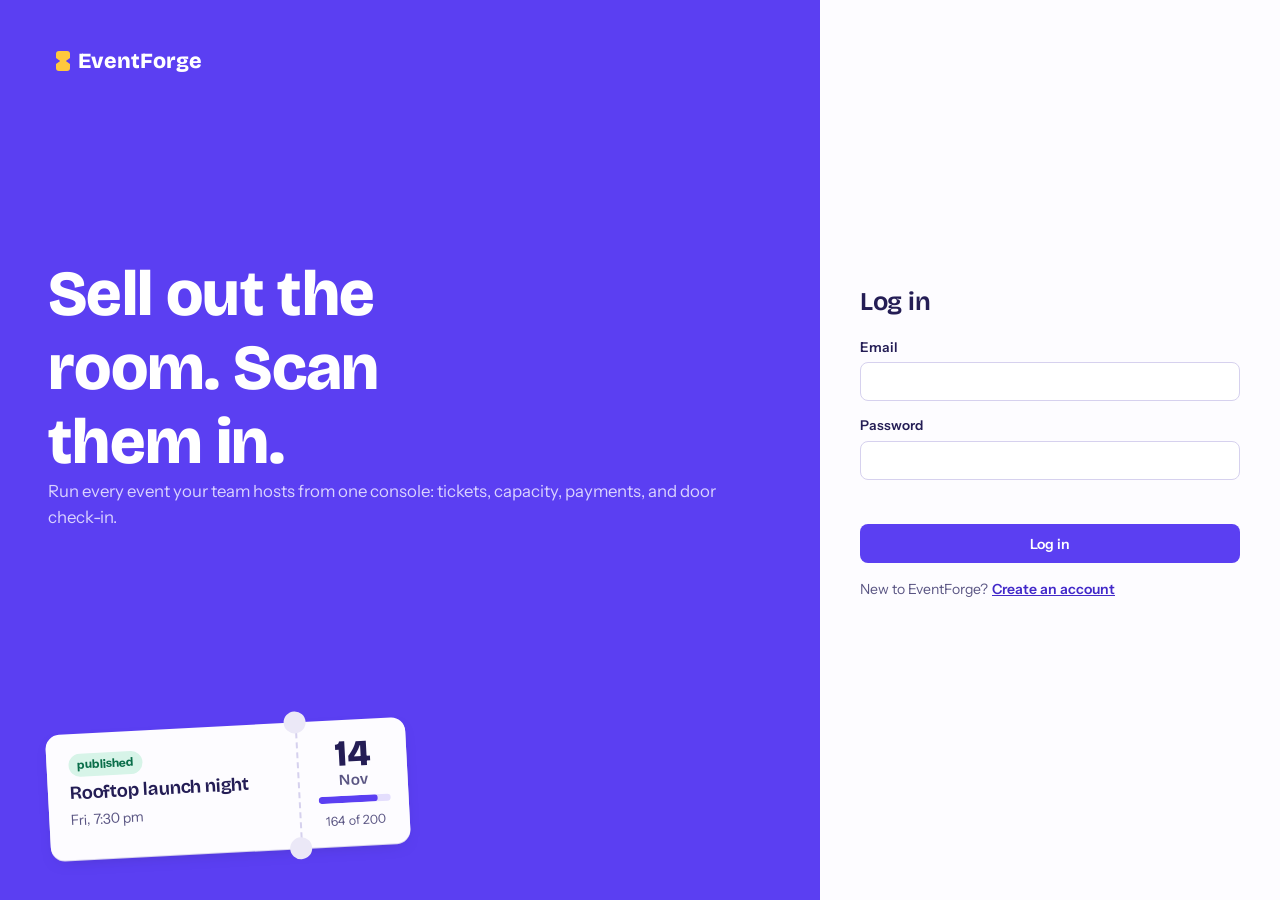
<file: frontend/index.html>
<!doctype html>
<html lang="en">
<head>
  <meta charset="utf-8">
  <meta name="viewport" content="width=device-width, initial-scale=1">
  <title>EventForge — organizer console</title>
  <link rel="preconnect" href="https://fonts.googleapis.com">
  <link rel="preconnect" href="https://fonts.gstatic.com" crossorigin>
  <link href="https://fonts.googleapis.com/css2?family=Bricolage+Grotesque:opsz,wght@12..96,500..800&family=Instrument+Sans:wght@400..700&display=swap" rel="stylesheet">
  <link rel="stylesheet" href="styles.css">
</head>
<body>
  <div id="app"></div>
  <script src="api.js"></script>
  <script src="app.js"></script>
</body>
</html>
</file>
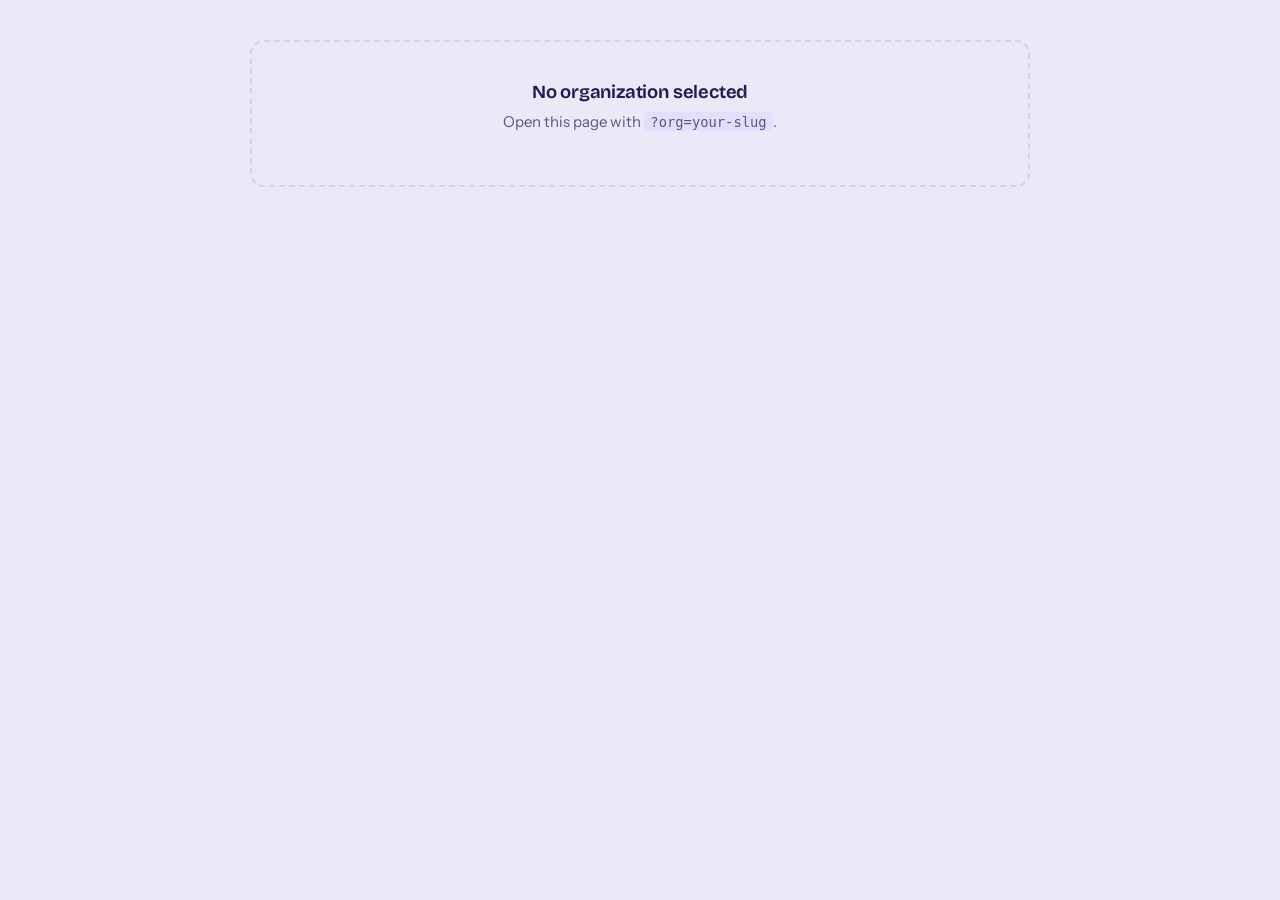
<file: frontend/events.html>
<!doctype html>
<html lang="en">
<head>
  <meta charset="utf-8">
  <meta name="viewport" content="width=device-width, initial-scale=1">
  <title>Events</title>
  <link rel="preconnect" href="https://fonts.googleapis.com">
  <link rel="preconnect" href="https://fonts.gstatic.com" crossorigin>
  <link href="https://fonts.googleapis.com/css2?family=Bricolage+Grotesque:opsz,wght@12..96,500..800&family=Instrument+Sans:wght@400..700&display=swap" rel="stylesheet">
  <link rel="stylesheet" href="styles.css">
</head>
<body>
  <div class="public" id="pub"><p class="muted">Loading…</p></div>
  <script src="api.js"></script>
  <script src="public.js"></script>
</body>
</html>
</file>
<file: frontend/styles.css>
/* EventForge — ticket-stub UI. One memorable element (the perforated ticket); everything else is quiet. */
:root {
  --page: #ebe8f7;
  --paper: #fdfcff;
  --ink: #241d55;
  --ink-2: #5a5583;
  --line: #d6d1ee;
  --violet: #5b3ff2;
  --violet-deep: #4229c9;
  --violet-tint: #e4defd;
  --signal: #ffc83d;
  --ok: #0f9d6b;
  --ok-tint: #d7f4e8;
  --bad: #d63b45;
  --bad-tint: #fbe0e2;
  --radius: 10px;
  --font-display: "Bricolage Grotesque", "Segoe UI", system-ui, sans-serif;
  --font-body: "Instrument Sans", "Segoe UI", system-ui, sans-serif;
}
* { box-sizing: border-box; }
html { -webkit-text-size-adjust: 100%; }
body {
  margin: 0; background: var(--page); color: var(--ink);
  font: 400 15px/1.55 var(--font-body); min-height: 100vh;
}
h1, h2, h3 { font-family: var(--font-display); line-height: 1.15; margin: 0; letter-spacing: -0.01em; }
h1 { font-size: 2rem; font-weight: 700; }
h2 { font-size: 1.25rem; font-weight: 650; }
h3 { font-size: 1.15rem; font-weight: 650; }
p { margin: 0 0 .75rem; max-width: 62ch; }
a { color: var(--violet-deep); }
:focus-visible { outline: 3px solid var(--violet); outline-offset: 2px; border-radius: 4px; }
.muted { color: var(--ink-2); }
.sr { position: absolute; width: 1px; height: 1px; overflow: hidden; clip: rect(0 0 0 0); }

/* ---------- controls ---------- */
button, .btn {
  font: 600 14px var(--font-body); border-radius: 8px; border: 1px solid transparent;
  padding: .6rem 1rem; cursor: pointer; background: var(--violet); color: #fff;
  text-decoration: none; display: inline-flex; align-items: center; gap: .4rem; white-space: nowrap;
  transition: background .12s, transform .06s;
}
button:hover, .btn:hover { background: var(--violet-deep); }
button:active { transform: translateY(1px); }
button.ghost, .btn.ghost { background: transparent; color: var(--ink); border-color: var(--line); }
button.ghost:hover { background: var(--violet-tint); }
button.danger { background: transparent; color: var(--bad); border-color: #efb9bd; }
button.danger:hover { background: var(--bad-tint); }
button.small { padding: .3rem .65rem; font-size: 13px; }
button:disabled { opacity: .55; cursor: not-allowed; }
label { display: block; font-weight: 600; font-size: 13.5px; margin-bottom: .3rem; }
input, select, textarea {
  width: 100%; font: 400 15px var(--font-body); color: var(--ink); background: #fff;
  border: 1px solid var(--line); border-radius: 8px; padding: .55rem .7rem;
}
input:focus, select:focus, textarea:focus { border-color: var(--violet); outline: none; box-shadow: 0 0 0 3px var(--violet-tint); }
textarea { min-height: 84px; resize: vertical; }
.field { margin-bottom: .9rem; }
.row { display: flex; gap: .75rem; flex-wrap: wrap; }
.row > * { flex: 1 1 160px; }
.actions { display: flex; gap: .5rem; flex-wrap: wrap; align-items: center; }

/* ---------- auth ---------- */
.auth { min-height: 100vh; display: grid; grid-template-columns: minmax(300px, 1fr) minmax(320px, 460px); }
.auth-art {
  background: var(--violet); color: #fff; padding: 3rem; display: flex; flex-direction: column; justify-content: space-between;
  position: relative; overflow: hidden;
}
.auth-art h1 { font-size: clamp(2.4rem, 5vw, 4rem); font-weight: 800; max-width: 12ch; }
.auth-art p { color: #d9d2ff; font-size: 1.05rem; }
.auth-art .mini-ticket { align-self: flex-start; transform: rotate(-3deg); width: min(360px, 100%); }
.auth-form { background: var(--paper); padding: 3rem 2.5rem; display: flex; flex-direction: column; justify-content: center; }
.auth-form h2 { margin-bottom: 1.25rem; font-size: 1.6rem; }
.switch { margin-top: 1rem; font-size: 14px; }
.switch button { background: none; color: var(--violet-deep); padding: 0; text-decoration: underline; }
@media (max-width: 820px) { .auth { grid-template-columns: 1fr; } .auth-art { padding: 2rem; gap: 2rem; } }

/* ---------- shell ---------- */
.shell { display: grid; grid-template-columns: 240px 1fr; min-height: 100vh; }
.rail { background: var(--ink); color: #e9e5ff; padding: 1.25rem 1rem; display: flex; flex-direction: column; gap: 1.5rem; position: sticky; top: 0; height: 100vh; }
.brand { font: 800 1.35rem var(--font-display); color: #fff; padding: 0 .5rem; display: flex; align-items: center; gap: .5rem; }
.brand i { width: 14px; height: 20px; background: var(--signal); border-radius: 3px; display: inline-block; clip-path: polygon(0 0, 100% 0, 100% 35%, 70% 50%, 100% 65%, 100% 100%, 0 100%, 0 65%, 30% 50%, 0 35%); }
.rail select { background: #352c72; color: #fff; border-color: #4a3f8f; }
.rail nav { display: flex; flex-direction: column; gap: 2px; }
.rail nav a { color: #cfc8f5; text-decoration: none; padding: .55rem .75rem; border-radius: 8px; font-weight: 550; }
.rail nav a:hover { background: #352c72; }
.rail nav a[aria-current="page"] { background: var(--violet); color: #fff; }
.rail .who { margin-top: auto; font-size: 13px; color: #b3abe6; padding: 0 .5rem; }
.rail .who button { margin-top: .5rem; background: transparent; border-color: #4a3f8f; color: #e9e5ff; }
.rail .who button:hover { background: #352c72; }
main { padding: 2rem clamp(1rem, 3vw, 2.75rem) 4rem; max-width: 1100px; width: 100%; }
.page-head { display: flex; justify-content: space-between; align-items: flex-end; gap: 1rem; flex-wrap: wrap; margin-bottom: 1.5rem; }
@media (max-width: 820px) {
  .shell { grid-template-columns: 1fr; }
  .rail { position: static; height: auto; flex-direction: row; flex-wrap: wrap; align-items: center; }
  .rail nav { flex-direction: row; flex-wrap: wrap; }
  .rail .who { margin: 0; }
}

/* ---------- ticket (the memorable element) ---------- */
.tickets { display: grid; gap: 1rem; }
.ticket {
  --stub: 178px; position: relative; display: grid; grid-template-columns: 1fr var(--stub);
  background: var(--paper); border-radius: 14px; color: inherit; text-decoration: none;
  box-shadow: 0 1px 0 var(--line), 0 6px 18px -12px rgba(36, 29, 85, .5);
}
.ticket:hover { box-shadow: 0 1px 0 var(--line), 0 10px 24px -12px rgba(66, 41, 201, .55); }
.ticket::before, .ticket::after {
  content: ""; position: absolute; right: calc(var(--stub) - 11px); width: 22px; height: 22px;
  border-radius: 50%; background: var(--page);
}
.ticket::before { top: -11px; } .ticket::after { bottom: -11px; }
.ticket-main { padding: 1.15rem 1.35rem; min-width: 0; }
.ticket-main h3 { margin: .4rem 0 .35rem; overflow-wrap: anywhere; }
.ticket-meta { display: flex; flex-wrap: wrap; gap: .25rem 1.1rem; color: var(--ink-2); font-size: 14px; }
.ticket-stub { border-left: 2px dashed var(--line); padding: 1rem 1.1rem; display: flex; flex-direction: column; justify-content: center; gap: .5rem; text-align: center; }
.stub-date { font-family: var(--font-display); line-height: 1; }
.stub-date b { display: block; font-size: 2.3rem; font-weight: 800; }
.stub-date span { font-size: .95rem; color: var(--ink-2); font-weight: 600; }
.meter { height: 7px; background: var(--violet-tint); border-radius: 99px; overflow: hidden; }
.meter i { display: block; height: 100%; background: var(--violet); border-radius: 99px; }
.meter.full i { background: var(--bad); }
.ticket-stub small { color: var(--ink-2); font-size: 12.5px; }
@media (max-width: 560px) {
  .ticket { --stub: 118px; }
  .stub-date b { font-size: 1.7rem; }
  .ticket-main { padding: 1rem; }
}

/* ---------- misc components ---------- */
.badge { display: inline-block; font-size: 12px; font-weight: 700; padding: .12rem .55rem; border-radius: 99px; background: var(--line); color: var(--ink-2); }
.badge.published, .badge.confirmed { background: var(--ok-tint); color: #0a6e4a; }
.badge.draft, .badge.pending { background: #fff0c2; color: #7a5a00; }
.badge.cancelled { background: var(--bad-tint); color: #9d1f28; }
.badge.checked { background: var(--violet-tint); color: var(--violet-deep); }
.panel { background: var(--paper); border-radius: 12px; padding: 1.25rem 1.4rem; margin-bottom: 1.25rem; border: 1px solid var(--line); }
.panel h2 { margin-bottom: .75rem; }
.figures { display: grid; grid-template-columns: repeat(auto-fit, minmax(150px, 1fr)); gap: 0; background: var(--paper); border: 1px solid var(--line); border-radius: 12px; margin-bottom: 1.25rem; overflow: hidden; }
.figures div { padding: 1.1rem 1.25rem; border-right: 1px solid var(--line); }
.figures div:last-child { border-right: 0; }
.figures b { display: block; font: 750 1.75rem var(--font-display); }
.figures span { color: var(--ink-2); font-size: 13.5px; }
.copyrow { display: flex; gap: .5rem; flex-wrap: wrap; }
.copyrow input { flex: 1 1 260px; }
table { width: 100%; border-collapse: collapse; font-size: 14.5px; }
th, td { text-align: left; padding: .6rem .5rem; border-bottom: 1px solid var(--line); vertical-align: middle; }
th { font-size: 13px; color: var(--ink-2); font-weight: 650; }
tr:last-child td { border-bottom: 0; }
.table-wrap { overflow-x: auto; }
td .actions { justify-content: flex-end; }
.empty { border: 2px dashed var(--line); border-radius: 14px; padding: 2.5rem 1.5rem; text-align: center; color: var(--ink-2); }
.empty h3 { color: var(--ink); margin-bottom: .4rem; }
.empty p { margin-inline: auto; }
code, .code { font-family: ui-monospace, "SF Mono", Menlo, Consolas, monospace; font-size: .92em; background: var(--violet-tint); padding: .1rem .4rem; border-radius: 5px; }
dialog { border: 0; border-radius: 16px; padding: 1.6rem; width: min(520px, calc(100vw - 2rem)); background: var(--paper); color: var(--ink); box-shadow: 0 30px 80px -20px rgba(36, 29, 85, .6); }
dialog::backdrop { background: rgba(36, 29, 85, .5); }
dialog h2 { margin-bottom: 1rem; }
.toasts { position: fixed; bottom: 1rem; right: 1rem; display: grid; gap: .5rem; z-index: 50; }
.toast { background: var(--ink); color: #fff; padding: .7rem 1rem; border-radius: 10px; box-shadow: 0 10px 30px -10px rgba(0,0,0,.5); max-width: 340px; }
.toast.bad { background: var(--bad); }
.error { color: var(--bad); font-weight: 600; margin: 0 0 .75rem; min-height: 1.2em; }
.two-col { display: grid; grid-template-columns: 1fr 1fr; gap: 1.25rem; }
@media (max-width: 820px) { .two-col { grid-template-columns: 1fr; } }

/* ---------- check-in ---------- */
.scan { display: flex; gap: .6rem; }
.scan input { font: 700 1.6rem var(--font-display); letter-spacing: .08em; text-transform: uppercase; padding: .8rem 1rem; }
.scan button { font-size: 1.05rem; padding: 0 1.6rem; }
.result { margin-top: 1rem; border-radius: 14px; padding: 1.2rem 1.4rem; border: 2px solid transparent; }
.result h3 { font-size: 1.5rem; }
.result.ok { background: var(--ok-tint); border-color: var(--ok); animation: pop .28s ease-out; }
.result.bad { background: var(--bad-tint); border-color: var(--bad); animation: pop .28s ease-out; }
@keyframes pop { from { transform: scale(.97); opacity: .4; } to { transform: none; opacity: 1; } }
@media (prefers-reduced-motion: reduce) { * { animation: none !important; transition: none !important; } }

/* ---------- public page ---------- */
.public { max-width: 820px; margin: 0 auto; padding: 2.5rem 1.25rem 4rem; }
.public-head { margin-bottom: 2rem; }
.public-head h1 { font-size: clamp(2rem, 6vw, 3.2rem); font-weight: 800; }
.find { display: flex; gap: .5rem; margin-top: 1.25rem; max-width: 420px; }
.pass { background: var(--paper); border-radius: 16px; padding: 1.5rem; border: 2px dashed var(--violet); text-align: center; }
.pass .code { display: block; font-size: 2rem; letter-spacing: .12em; margin: .6rem 0; background: var(--signal); color: var(--ink); padding: .5rem; font-weight: 800; }
.tt-option { display: flex; justify-content: space-between; gap: 1rem; border: 1px solid var(--line); border-radius: 10px; padding: .7rem .9rem; margin-bottom: .5rem; cursor: pointer; }
.tt-option:has(input:checked) { border-color: var(--violet); background: var(--violet-tint); }
.tt-option input { width: auto; margin-right: .6rem; }
.tt-option.soldout { opacity: .5; cursor: not-allowed; }
</file>
